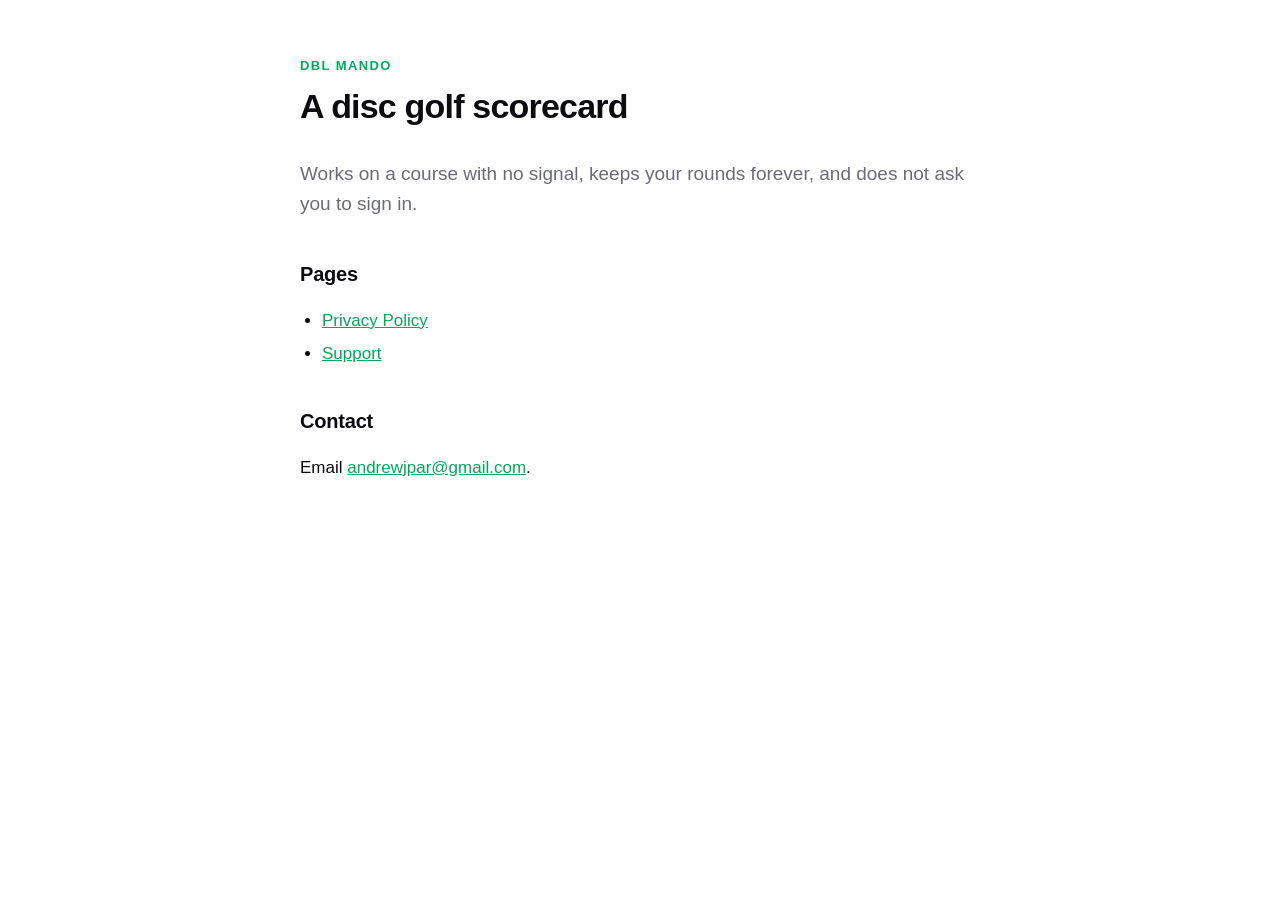
<file: index.html>
<!DOCTYPE html>
<html lang="en">
<head>
<meta charset="utf-8">
<meta name="viewport" content="width=device-width, initial-scale=1">
<title>DBL Mando</title>
<link rel="stylesheet" href="style.css">
</head>
<body>
<main>
<header>
  <p class="brand">DBL Mando</p>
  <h1>A disc golf scorecard</h1>
</header>

<p class="lede">Works on a course with no signal, keeps your rounds forever, and does not ask you to sign in.</p>

<h2>Pages</h2>
<ul>
  <li><a href="privacy.html">Privacy Policy</a></li>
  <li><a href="support.html">Support</a></li>
</ul>

<h2>Contact</h2>
<p>Email <a href="mailto:andrewjpar@gmail.com">andrewjpar@gmail.com</a>.</p>
</main>
</body>
</html>
</file>
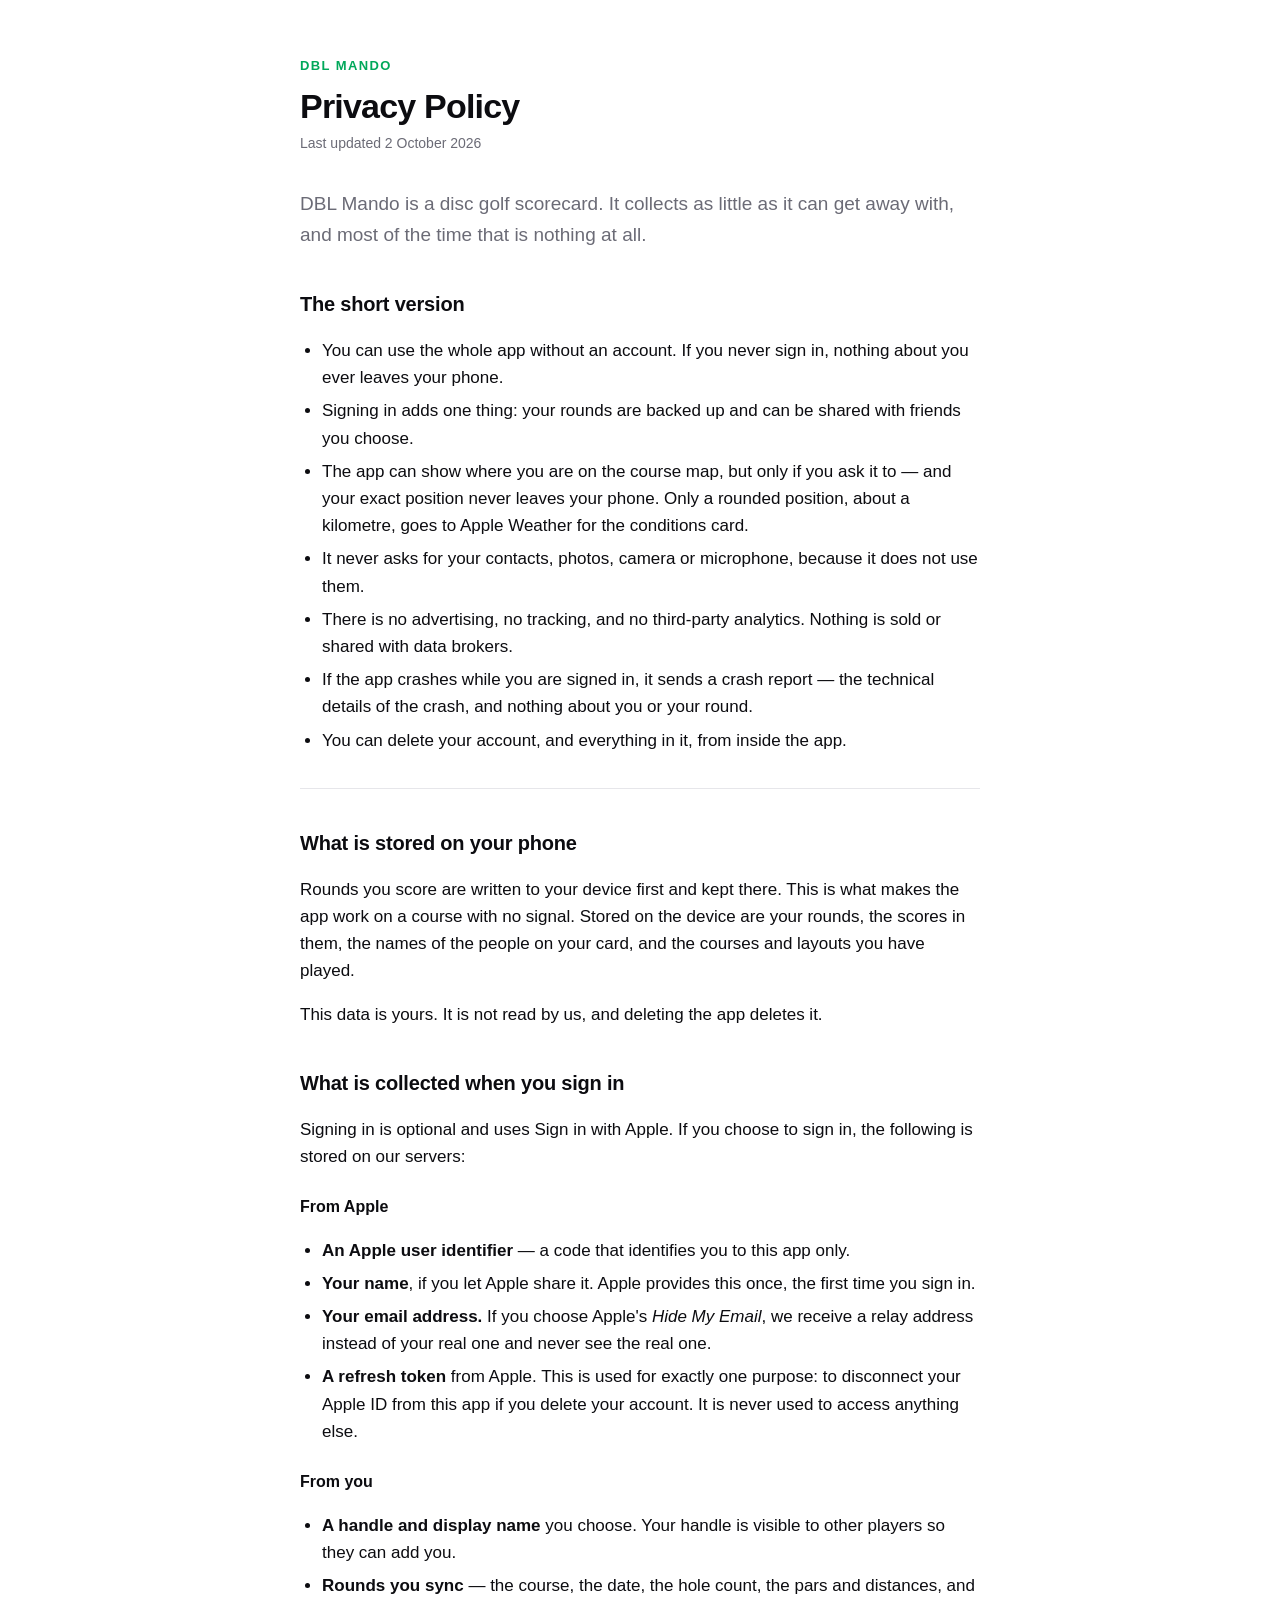
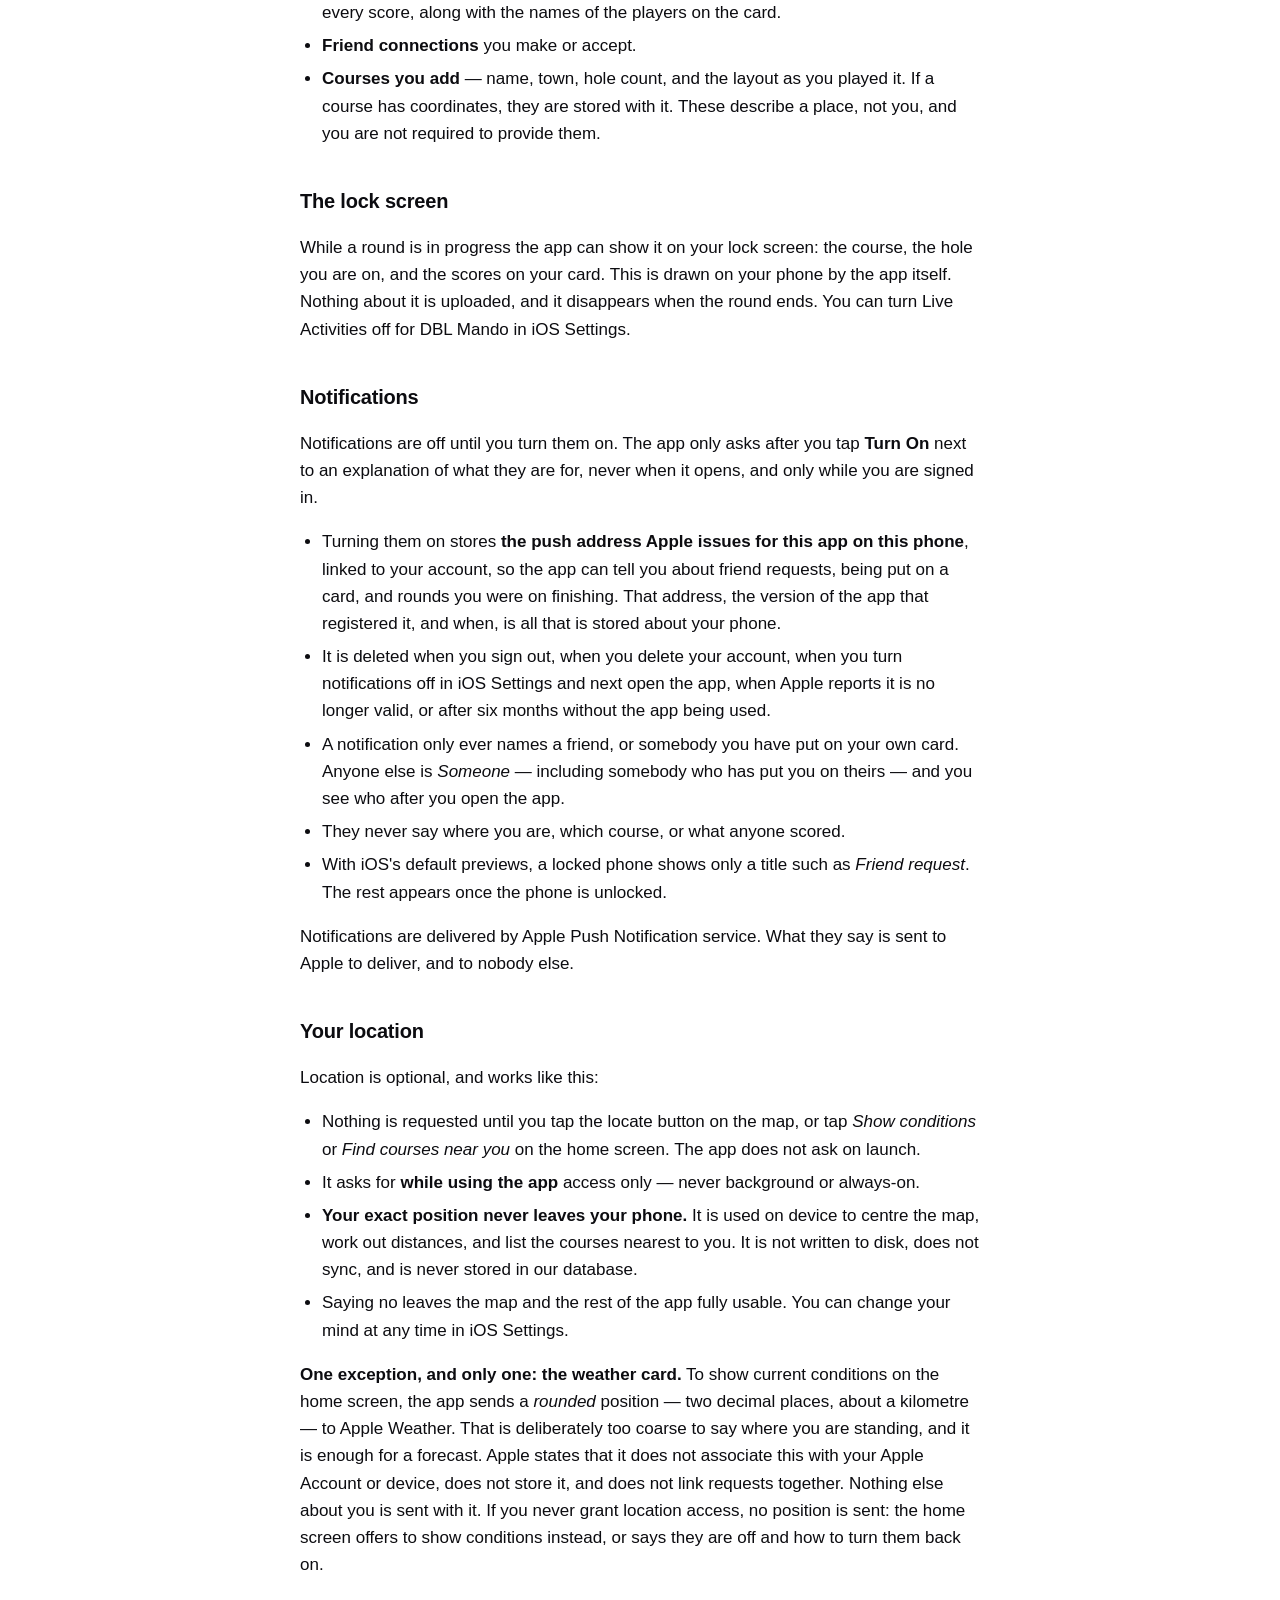
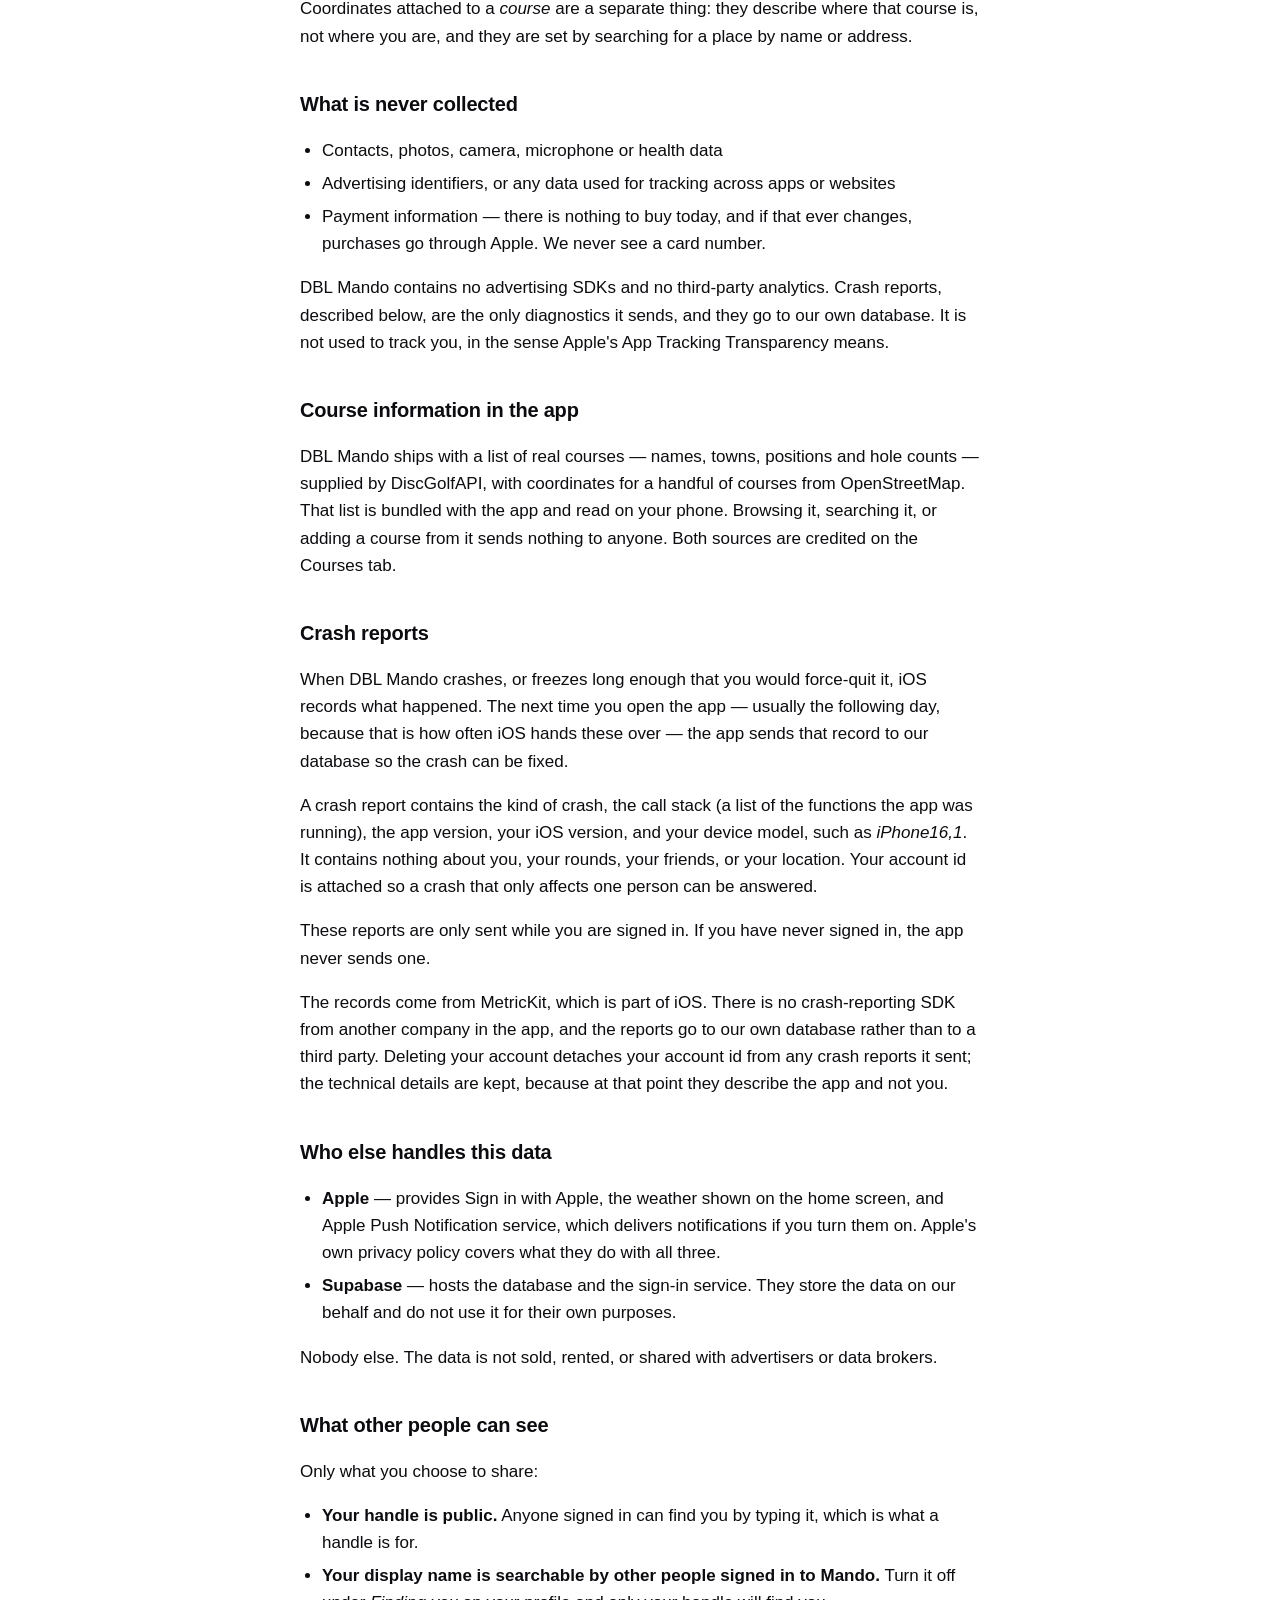
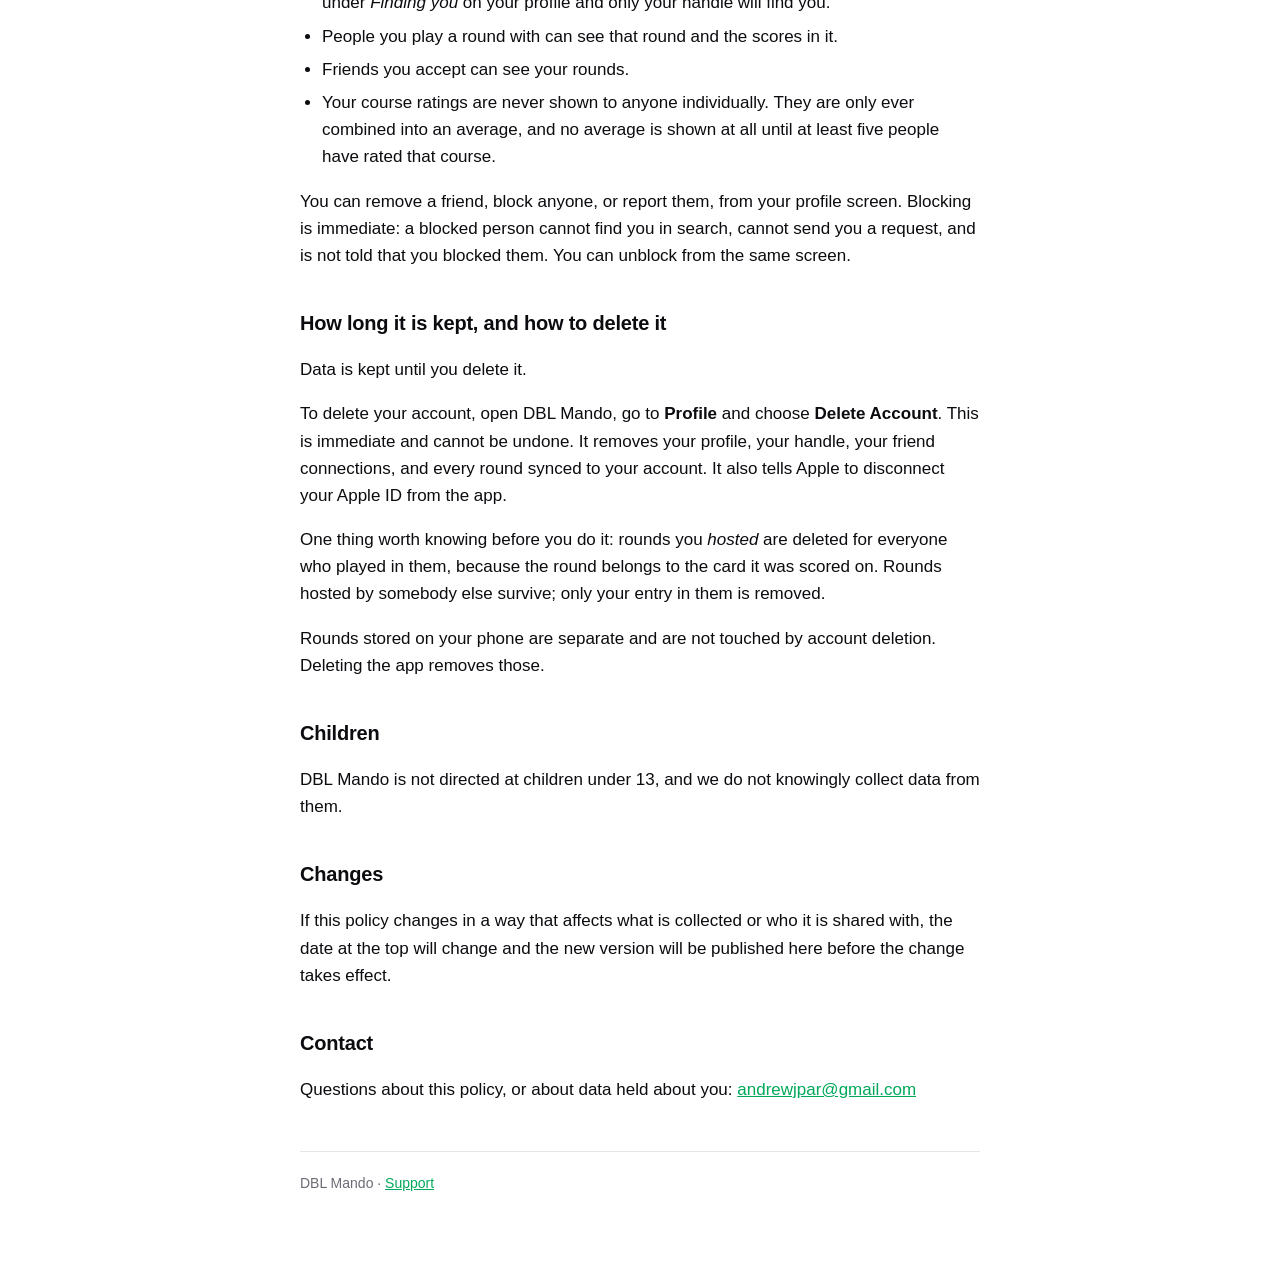
<file: privacy.html>
<!DOCTYPE html>
<html lang="en">
<head>
<meta charset="utf-8">
<meta name="viewport" content="width=device-width, initial-scale=1">
<title>Privacy Policy — DBL Mando</title>
<link rel="stylesheet" href="style.css">
</head>
<body>
<main>
<header>
  <p class="brand">DBL Mando</p>
  <h1>Privacy Policy</h1>
  <p class="updated">Last updated 2 October 2026</p>
</header>

<p class="lede">DBL Mando is a disc golf scorecard. It collects as little as it can get away with, and most of the time that is nothing at all.</p>

<h2>The short version</h2>
<ul>
  <li>You can use the whole app without an account. If you never sign in, nothing about you ever leaves your phone.</li>
  <li>Signing in adds one thing: your rounds are backed up and can be shared with friends you choose.</li>
  <li>The app can show where you are on the course map, but only if you ask it to — and your exact position never leaves your phone. Only a rounded position, about a kilometre, goes to Apple Weather for the conditions card.</li>
  <li>It never asks for your contacts, photos, camera or microphone, because it does not use them.</li>
  <li>There is no advertising, no tracking, and no third-party analytics. Nothing is sold or shared with data brokers.</li>
  <li>If the app crashes while you are signed in, it sends a crash report — the technical details of the crash, and nothing about you or your round.</li>
  <li>You can delete your account, and everything in it, from inside the app.</li>
</ul>

<hr>

<h2>What is stored on your phone</h2>
<p>Rounds you score are written to your device first and kept there. This is what makes the app work on a course with no signal. Stored on the device are your rounds, the scores in them, the names of the people on your card, and the courses and layouts you have played.</p>
<p>This data is yours. It is not read by us, and deleting the app deletes it.</p>

<h2>What is collected when you sign in</h2>
<p>Signing in is optional and uses Sign in with Apple. If you choose to sign in, the following is stored on our servers:</p>

<h3>From Apple</h3>
<ul>
  <li><strong>An Apple user identifier</strong> — a code that identifies you to this app only.</li>
  <li><strong>Your name</strong>, if you let Apple share it. Apple provides this once, the first time you sign in.</li>
  <li><strong>Your email address.</strong> If you choose Apple's <em>Hide My Email</em>, we receive a relay address instead of your real one and never see the real one.</li>
  <li><strong>A refresh token</strong> from Apple. This is used for exactly one purpose: to disconnect your Apple ID from this app if you delete your account. It is never used to access anything else.</li>
</ul>

<h3>From you</h3>
<ul>
  <li><strong>A handle and display name</strong> you choose. Your handle is visible to other players so they can add you.</li>
  <li><strong>Rounds you sync</strong> — the course, the date, the hole count, the pars and distances, and every score, along with the names of the players on the card.</li>
  <li><strong>Friend connections</strong> you make or accept.</li>
  <li><strong>Courses you add</strong> — name, town, hole count, and the layout as you played it. If a course has coordinates, they are stored with it. These describe a place, not you, and you are not required to provide them.</li>
</ul>

<h2>The lock screen</h2>
<p>While a round is in progress the app can show it on your lock screen: the course, the hole you are on, and the scores on your card. This is drawn on your phone by the app itself. Nothing about it is uploaded, and it disappears when the round ends. You can turn Live Activities off for DBL Mando in iOS Settings.</p>

<h2>Notifications</h2>
<p>Notifications are off until you turn them on. The app only asks after you tap <strong>Turn On</strong> next to an explanation of what they are for, never when it opens, and only while you are signed in.</p>
<ul>
  <li>Turning them on stores <strong>the push address Apple issues for this app on this phone</strong>, linked to your account, so the app can tell you about friend requests, being put on a card, and rounds you were on finishing. That address, the version of the app that registered it, and when, is all that is stored about your phone.</li>
  <li>It is deleted when you sign out, when you delete your account, when you turn notifications off in iOS Settings and next open the app, when Apple reports it is no longer valid, or after six months without the app being used.</li>
  <li>A notification only ever names a friend, or somebody you have put on your own card. Anyone else is <em>Someone</em> — including somebody who has put you on theirs — and you see who after you open the app.</li>
  <li>They never say where you are, which course, or what anyone scored.</li>
  <li>With iOS's default previews, a locked phone shows only a title such as <em>Friend request</em>. The rest appears once the phone is unlocked.</li>
</ul>
<p>Notifications are delivered by Apple Push Notification service. What they say is sent to Apple to deliver, and to nobody else.</p>

<h2>Your location</h2>
<p>Location is optional, and works like this:</p>
<ul>
  <li>Nothing is requested until you tap the locate button on the map, or tap <em>Show conditions</em> or <em>Find courses near you</em> on the home screen. The app does not ask on launch.</li>
  <li>It asks for <strong>while using the app</strong> access only — never background or always-on.</li>
  <li><strong>Your exact position never leaves your phone.</strong> It is used on device to centre the map, work out distances, and list the courses nearest to you. It is not written to disk, does not sync, and is never stored in our database.</li>
  <li>Saying no leaves the map and the rest of the app fully usable. You can change your mind at any time in iOS Settings.</li>
</ul>
<p><strong>One exception, and only one: the weather card.</strong> To show current conditions on the home screen, the app sends a <em>rounded</em> position — two decimal places, about a kilometre — to Apple Weather. That is deliberately too coarse to say where you are standing, and it is enough for a forecast. Apple states that it does not associate this with your Apple Account or device, does not store it, and does not link requests together. Nothing else about you is sent with it. If you never grant location access, no position is sent: the home screen offers to show conditions instead, or says they are off and how to turn them back on.</p>
<p>Coordinates attached to a <em>course</em> are a separate thing: they describe where that course is, not where you are, and they are set by searching for a place by name or address.</p>

<h2>What is never collected</h2>
<ul>
  <li>Contacts, photos, camera, microphone or health data</li>
  <li>Advertising identifiers, or any data used for tracking across apps or websites</li>
  <li>Payment information — there is nothing to buy today, and if that ever changes, purchases go through Apple. We never see a card number.</li>
</ul>
<p>DBL Mando contains no advertising SDKs and no third-party analytics. Crash reports, described below, are the only diagnostics it sends, and they go to our own database. It is not used to track you, in the sense Apple's App Tracking Transparency means.</p>

<h2>Course information in the app</h2>
<p>DBL Mando ships with a list of real courses — names, towns, positions and hole counts — supplied by DiscGolfAPI, with coordinates for a handful of courses from OpenStreetMap. That list is bundled with the app and read on your phone. Browsing it, searching it, or adding a course from it sends nothing to anyone. Both sources are credited on the Courses tab.</p>

<h2>Crash reports</h2>
<p>When DBL Mando crashes, or freezes long enough that you would force-quit it, iOS records what happened. The next time you open the app — usually the following day, because that is how often iOS hands these over — the app sends that record to our database so the crash can be fixed.</p>
<p>A crash report contains the kind of crash, the call stack (a list of the functions the app was running), the app version, your iOS version, and your device model, such as <em>iPhone16,1</em>. It contains nothing about you, your rounds, your friends, or your location. Your account id is attached so a crash that only affects one person can be answered.</p>
<p>These reports are only sent while you are signed in. If you have never signed in, the app never sends one.</p>
<p>The records come from MetricKit, which is part of iOS. There is no crash-reporting SDK from another company in the app, and the reports go to our own database rather than to a third party. Deleting your account detaches your account id from any crash reports it sent; the technical details are kept, because at that point they describe the app and not you.</p>

<h2>Who else handles this data</h2>
<ul>
  <li><strong>Apple</strong> — provides Sign in with Apple, the weather shown on the home screen, and Apple Push Notification service, which delivers notifications if you turn them on. Apple's own privacy policy covers what they do with all three.</li>
  <li><strong>Supabase</strong> — hosts the database and the sign-in service. They store the data on our behalf and do not use it for their own purposes.</li>
</ul>
<p>Nobody else. The data is not sold, rented, or shared with advertisers or data brokers.</p>

<h2>What other people can see</h2>
<p>Only what you choose to share:</p>
<ul>
  <li><strong>Your handle is public.</strong> Anyone signed in can find you by typing it, which is what a handle is for.</li>
  <li><strong>Your display name is searchable by other people signed in to Mando.</strong> Turn it off under <em>Finding you</em> on your profile and only your handle will find you.</li>
  <li>People you play a round with can see that round and the scores in it.</li>
  <li>Friends you accept can see your rounds.</li>
  <li>Your course ratings are never shown to anyone individually. They are only ever combined into an average, and no average is shown at all until at least five people have rated that course.</li>
</ul>
<p>You can remove a friend, block anyone, or report them, from your profile screen. Blocking is immediate: a blocked person cannot find you in search, cannot send you a request, and is not told that you blocked them. You can unblock from the same screen.</p>

<h2>How long it is kept, and how to delete it</h2>
<p>Data is kept until you delete it.</p>
<p>To delete your account, open DBL Mando, go to <strong>Profile</strong> and choose <strong>Delete Account</strong>. This is immediate and cannot be undone. It removes your profile, your handle, your friend connections, and every round synced to your account. It also tells Apple to disconnect your Apple ID from the app.</p>
<p>One thing worth knowing before you do it: rounds you <em>hosted</em> are deleted for everyone who played in them, because the round belongs to the card it was scored on. Rounds hosted by somebody else survive; only your entry in them is removed.</p>
<p>Rounds stored on your phone are separate and are not touched by account deletion. Deleting the app removes those.</p>

<h2>Children</h2>
<p>DBL Mando is not directed at children under 13, and we do not knowingly collect data from them.</p>

<h2>Changes</h2>
<p>If this policy changes in a way that affects what is collected or who it is shared with, the date at the top will change and the new version will be published here before the change takes effect.</p>

<h2>Contact</h2>
<p>Questions about this policy, or about data held about you: <a href="mailto:andrewjpar@gmail.com">andrewjpar@gmail.com</a></p>

<footer>
  DBL Mando · <a href="support.html">Support</a>
</footer>
</main>
</body>
</html>
</file>
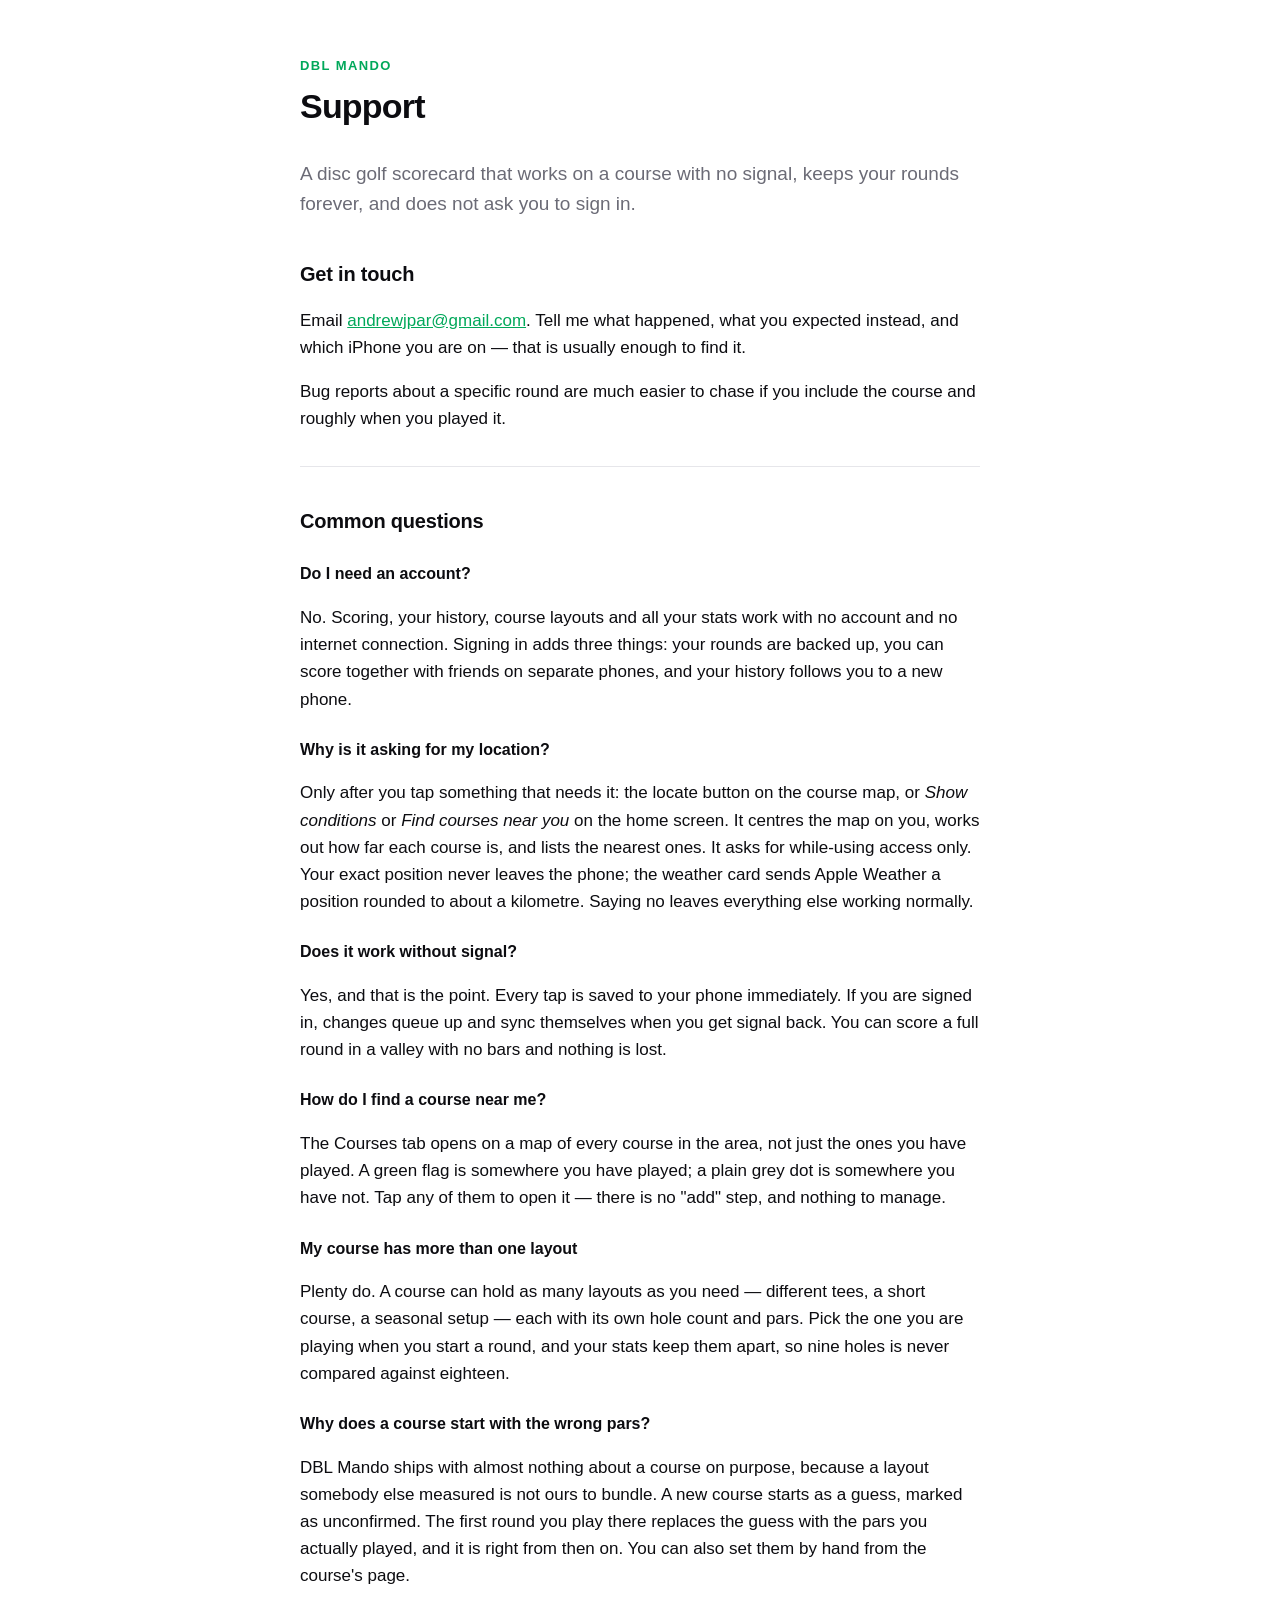
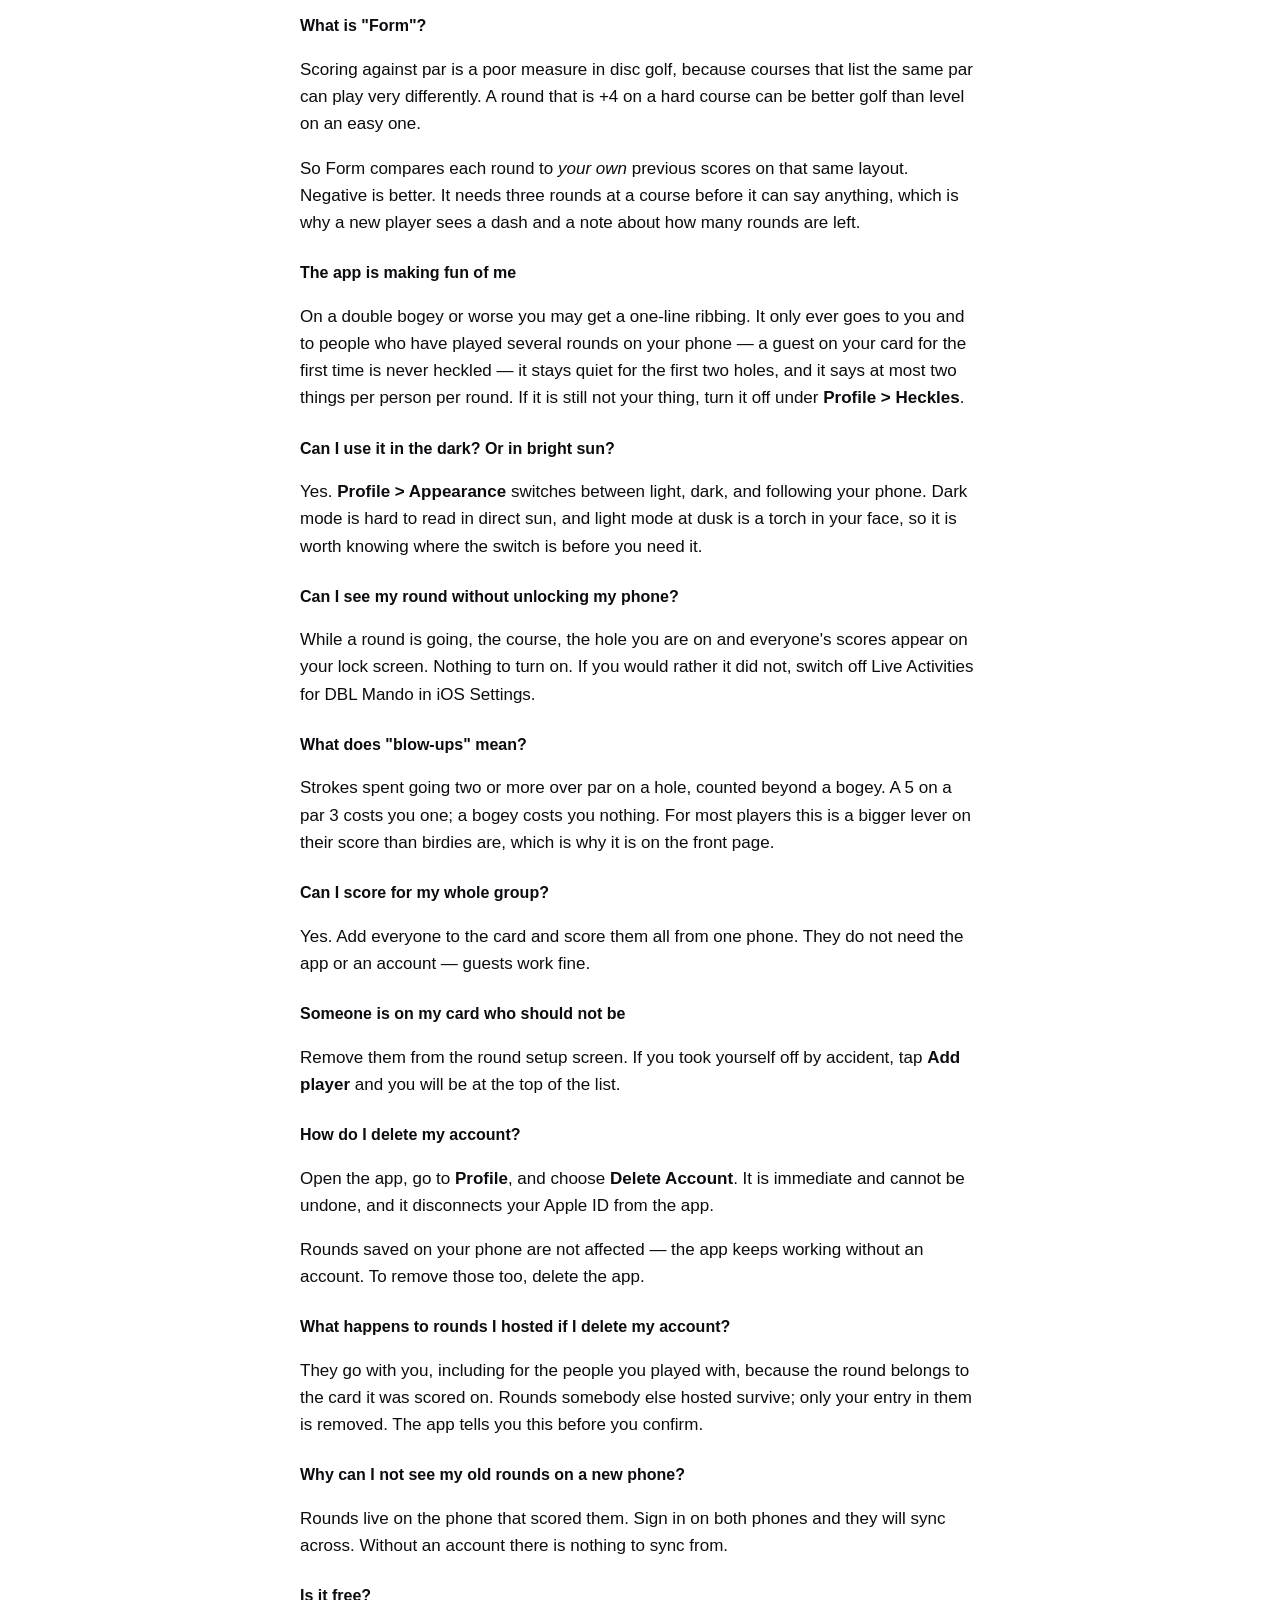
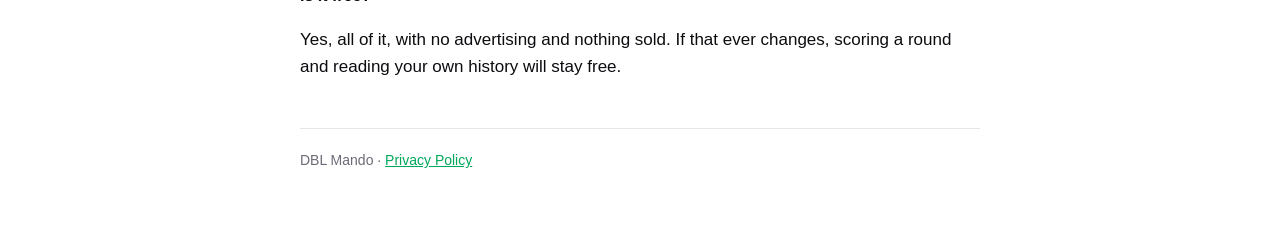
<file: support.html>
<!DOCTYPE html>
<html lang="en">
<head>
<meta charset="utf-8">
<meta name="viewport" content="width=device-width, initial-scale=1">
<title>Support — DBL Mando</title>
<link rel="stylesheet" href="style.css">
</head>
<body>
<main>
<header>
  <p class="brand">DBL Mando</p>
  <h1>Support</h1>
</header>

<p class="lede">A disc golf scorecard that works on a course with no signal, keeps your rounds forever, and does not ask you to sign in.</p>

<h2>Get in touch</h2>
<p>Email <a href="mailto:andrewjpar@gmail.com">andrewjpar@gmail.com</a>. Tell me what happened, what you expected instead, and which iPhone you are on — that is usually enough to find it.</p>
<p>Bug reports about a specific round are much easier to chase if you include the course and roughly when you played it.</p>

<hr>

<h2>Common questions</h2>

<h3>Do I need an account?</h3>
<p>No. Scoring, your history, course layouts and all your stats work with no account and no internet connection. Signing in adds three things: your rounds are backed up, you can score together with friends on separate phones, and your history follows you to a new phone.</p>

<h3>Why is it asking for my location?</h3>
<p>Only after you tap something that needs it: the locate button on the course map, or <em>Show conditions</em> or <em>Find courses near you</em> on the home screen. It centres the map on you, works out how far each course is, and lists the nearest ones. It asks for while-using access only. Your exact position never leaves the phone; the weather card sends Apple Weather a position rounded to about a kilometre. Saying no leaves everything else working normally.</p>

<h3>Does it work without signal?</h3>
<p>Yes, and that is the point. Every tap is saved to your phone immediately. If you are signed in, changes queue up and sync themselves when you get signal back. You can score a full round in a valley with no bars and nothing is lost.</p>

<h3>How do I find a course near me?</h3>
<p>The Courses tab opens on a map of every course in the area, not just the ones you have played. A green flag is somewhere you have played; a plain grey dot is somewhere you have not. Tap any of them to open it — there is no "add" step, and nothing to manage.</p>

<h3>My course has more than one layout</h3>
<p>Plenty do. A course can hold as many layouts as you need — different tees, a short course, a seasonal setup — each with its own hole count and pars. Pick the one you are playing when you start a round, and your stats keep them apart, so nine holes is never compared against eighteen.</p>

<h3>Why does a course start with the wrong pars?</h3>
<p>DBL Mando ships with almost nothing about a course on purpose, because a layout somebody else measured is not ours to bundle. A new course starts as a guess, marked as unconfirmed. The first round you play there replaces the guess with the pars you actually played, and it is right from then on. You can also set them by hand from the course's page.</p>

<h3>What is "Form"?</h3>
<p>Scoring against par is a poor measure in disc golf, because courses that list the same par can play very differently. A round that is +4 on a hard course can be better golf than level on an easy one.</p>
<p>So Form compares each round to <em>your own</em> previous scores on that same layout. Negative is better. It needs three rounds at a course before it can say anything, which is why a new player sees a dash and a note about how many rounds are left.</p>

<h3>The app is making fun of me</h3>
<p>On a double bogey or worse you may get a one-line ribbing. It only ever goes to you and to people who have played several rounds on your phone — a guest on your card for the first time is never heckled — it stays quiet for the first two holes, and it says at most two things per person per round. If it is still not your thing, turn it off under <strong>Profile &gt; Heckles</strong>.</p>

<h3>Can I use it in the dark? Or in bright sun?</h3>
<p>Yes. <strong>Profile &gt; Appearance</strong> switches between light, dark, and following your phone. Dark mode is hard to read in direct sun, and light mode at dusk is a torch in your face, so it is worth knowing where the switch is before you need it.</p>

<h3>Can I see my round without unlocking my phone?</h3>
<p>While a round is going, the course, the hole you are on and everyone's scores appear on your lock screen. Nothing to turn on. If you would rather it did not, switch off Live Activities for DBL Mando in iOS Settings.</p>

<h3>What does "blow-ups" mean?</h3>
<p>Strokes spent going two or more over par on a hole, counted beyond a bogey. A 5 on a par 3 costs you one; a bogey costs you nothing. For most players this is a bigger lever on their score than birdies are, which is why it is on the front page.</p>

<h3>Can I score for my whole group?</h3>
<p>Yes. Add everyone to the card and score them all from one phone. They do not need the app or an account — guests work fine.</p>

<h3>Someone is on my card who should not be</h3>
<p>Remove them from the round setup screen. If you took yourself off by accident, tap <strong>Add player</strong> and you will be at the top of the list.</p>

<h3>How do I delete my account?</h3>
<p>Open the app, go to <strong>Profile</strong>, and choose <strong>Delete Account</strong>. It is immediate and cannot be undone, and it disconnects your Apple ID from the app.</p>
<p>Rounds saved on your phone are not affected — the app keeps working without an account. To remove those too, delete the app.</p>

<h3>What happens to rounds I hosted if I delete my account?</h3>
<p>They go with you, including for the people you played with, because the round belongs to the card it was scored on. Rounds somebody else hosted survive; only your entry in them is removed. The app tells you this before you confirm.</p>

<h3>Why can I not see my old rounds on a new phone?</h3>
<p>Rounds live on the phone that scored them. Sign in on both phones and they will sync across. Without an account there is nothing to sync from.</p>

<h3>Is it free?</h3>
<p>Yes, all of it, with no advertising and nothing sold. If that ever changes, scoring a round and reading your own history will stay free.</p>

<footer>
  DBL Mando · <a href="privacy.html">Privacy Policy</a>
</footer>
</main>
</body>
</html>
</file>
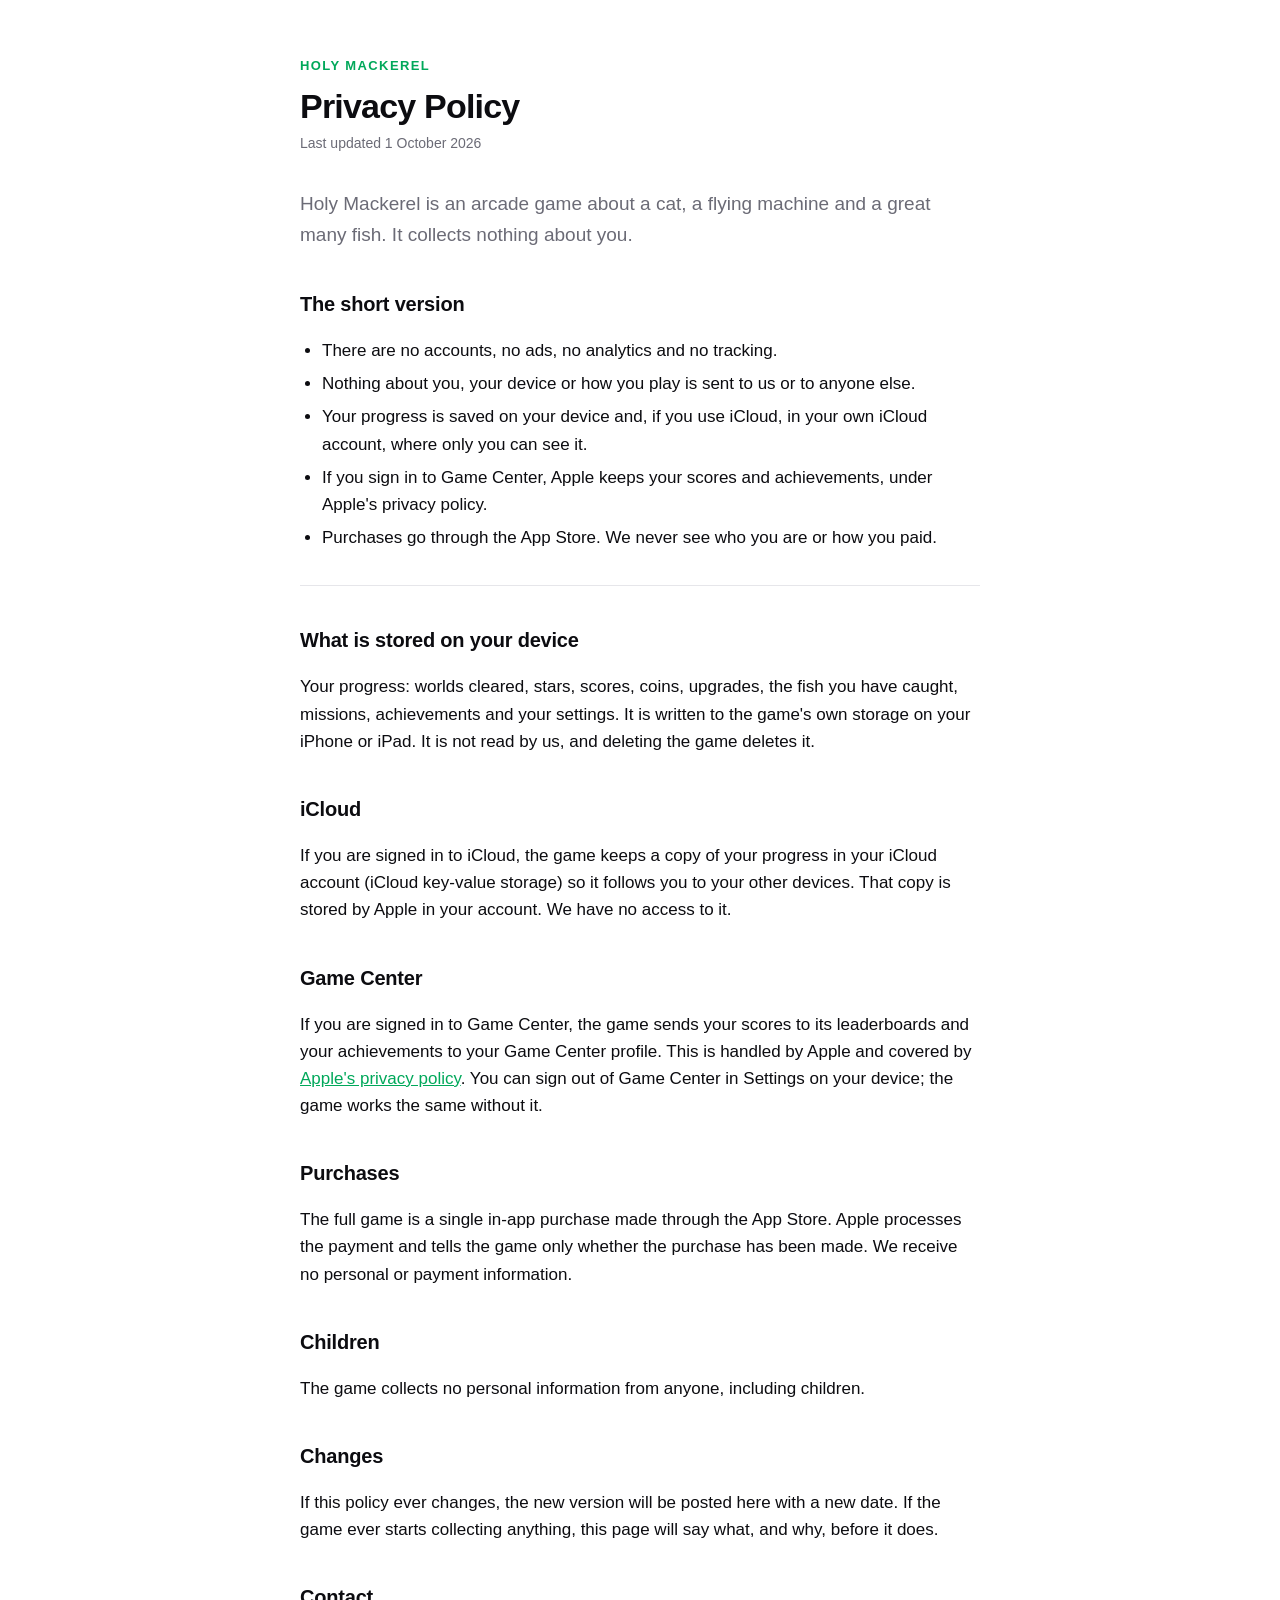
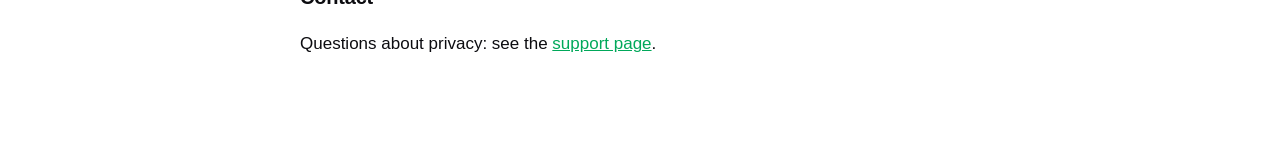
<file: holy-mackerel/privacy.html>
<!DOCTYPE html>
<html lang="en">
<head>
<meta charset="utf-8">
<meta name="viewport" content="width=device-width, initial-scale=1">
<title>Privacy Policy — Holy Mackerel</title>
<link rel="stylesheet" href="../style.css">
</head>
<body>
<main>
<header>
  <p class="brand">Holy Mackerel</p>
  <h1>Privacy Policy</h1>
  <p class="updated">Last updated 1 October 2026</p>
</header>

<p class="lede">Holy Mackerel is an arcade game about a cat, a flying machine and a great many fish. It collects nothing about you.</p>

<h2>The short version</h2>
<ul>
  <li>There are no accounts, no ads, no analytics and no tracking.</li>
  <li>Nothing about you, your device or how you play is sent to us or to anyone else.</li>
  <li>Your progress is saved on your device and, if you use iCloud, in your own iCloud account, where only you can see it.</li>
  <li>If you sign in to Game Center, Apple keeps your scores and achievements, under Apple's privacy policy.</li>
  <li>Purchases go through the App Store. We never see who you are or how you paid.</li>
</ul>

<hr>

<h2>What is stored on your device</h2>
<p>Your progress: worlds cleared, stars, scores, coins, upgrades, the fish you have caught, missions, achievements and your settings. It is written to the game's own storage on your iPhone or iPad. It is not read by us, and deleting the game deletes it.</p>

<h2>iCloud</h2>
<p>If you are signed in to iCloud, the game keeps a copy of your progress in your iCloud account (iCloud key-value storage) so it follows you to your other devices. That copy is stored by Apple in your account. We have no access to it.</p>

<h2>Game Center</h2>
<p>If you are signed in to Game Center, the game sends your scores to its leaderboards and your achievements to your Game Center profile. This is handled by Apple and covered by <a href="https://www.apple.com/legal/privacy/">Apple's privacy policy</a>. You can sign out of Game Center in Settings on your device; the game works the same without it.</p>

<h2>Purchases</h2>
<p>The full game is a single in-app purchase made through the App Store. Apple processes the payment and tells the game only whether the purchase has been made. We receive no personal or payment information.</p>

<h2>Children</h2>
<p>The game collects no personal information from anyone, including children.</p>

<h2>Changes</h2>
<p>If this policy ever changes, the new version will be posted here with a new date. If the game ever starts collecting anything, this page will say what, and why, before it does.</p>

<h2>Contact</h2>
<p>Questions about privacy: see the <a href="support.html">support page</a>.</p>
</main>
</body>
</html>
</file>
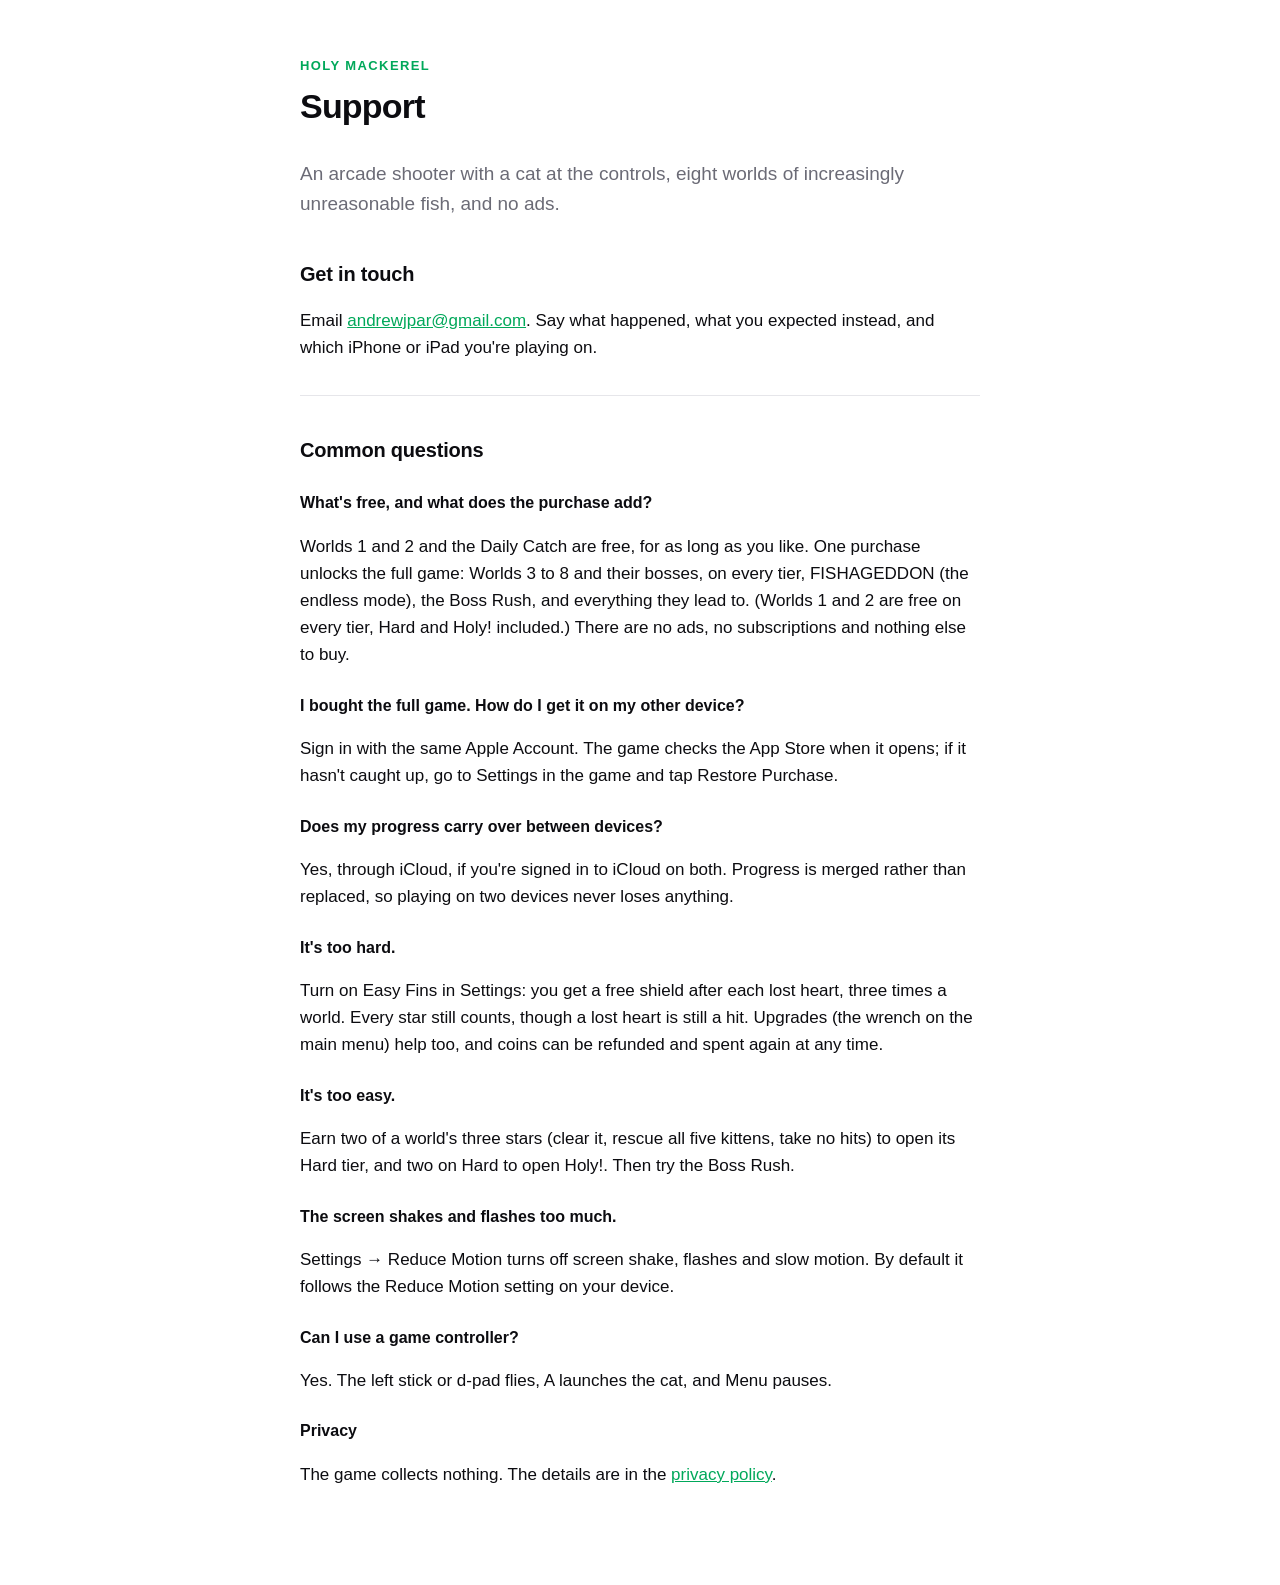
<file: holy-mackerel/support.html>
<!DOCTYPE html>
<html lang="en">
<head>
<meta charset="utf-8">
<meta name="viewport" content="width=device-width, initial-scale=1">
<title>Support — Holy Mackerel</title>
<link rel="stylesheet" href="../style.css">
</head>
<body>
<main>
<header>
  <p class="brand">Holy Mackerel</p>
  <h1>Support</h1>
</header>
<p class="lede">An arcade shooter with a cat at the controls, eight worlds of increasingly unreasonable fish, and no ads.</p>

<h2>Get in touch</h2>
<p>Email <a href="mailto:andrewjpar@gmail.com">andrewjpar@gmail.com</a>. Say what happened, what you expected instead, and which iPhone or iPad you're playing on.</p>

<hr>

<h2>Common questions</h2>

<h3>What's free, and what does the purchase add?</h3>
<p>Worlds 1 and 2 and the Daily Catch are free, for as long as you like. One purchase unlocks the full game: Worlds 3 to 8 and their bosses, on every tier, FISHAGEDDON (the endless mode), the Boss Rush, and everything they lead to. (Worlds 1 and 2 are free on every tier, Hard and Holy! included.) There are no ads, no subscriptions and nothing else to buy.</p>

<h3>I bought the full game. How do I get it on my other device?</h3>
<p>Sign in with the same Apple Account. The game checks the App Store when it opens; if it hasn't caught up, go to Settings in the game and tap Restore Purchase.</p>

<h3>Does my progress carry over between devices?</h3>
<p>Yes, through iCloud, if you're signed in to iCloud on both. Progress is merged rather than replaced, so playing on two devices never loses anything.</p>

<h3>It's too hard.</h3>
<p>Turn on Easy Fins in Settings: you get a free shield after each lost heart, three times a world. Every star still counts, though a lost heart is still a hit. Upgrades (the wrench on the main menu) help too, and coins can be refunded and spent again at any time.</p>

<h3>It's too easy.</h3>
<p>Earn two of a world's three stars (clear it, rescue all five kittens, take no hits) to open its Hard tier, and two on Hard to open Holy!. Then try the Boss Rush.</p>

<h3>The screen shakes and flashes too much.</h3>
<p>Settings → Reduce Motion turns off screen shake, flashes and slow motion. By default it follows the Reduce Motion setting on your device.</p>

<h3>Can I use a game controller?</h3>
<p>Yes. The left stick or d-pad flies, A launches the cat, and Menu pauses.</p>

<h3>Privacy</h3>
<p>The game collects nothing. The details are in the <a href="privacy.html">privacy policy</a>.</p>
</main>
</body>
</html>
</file>
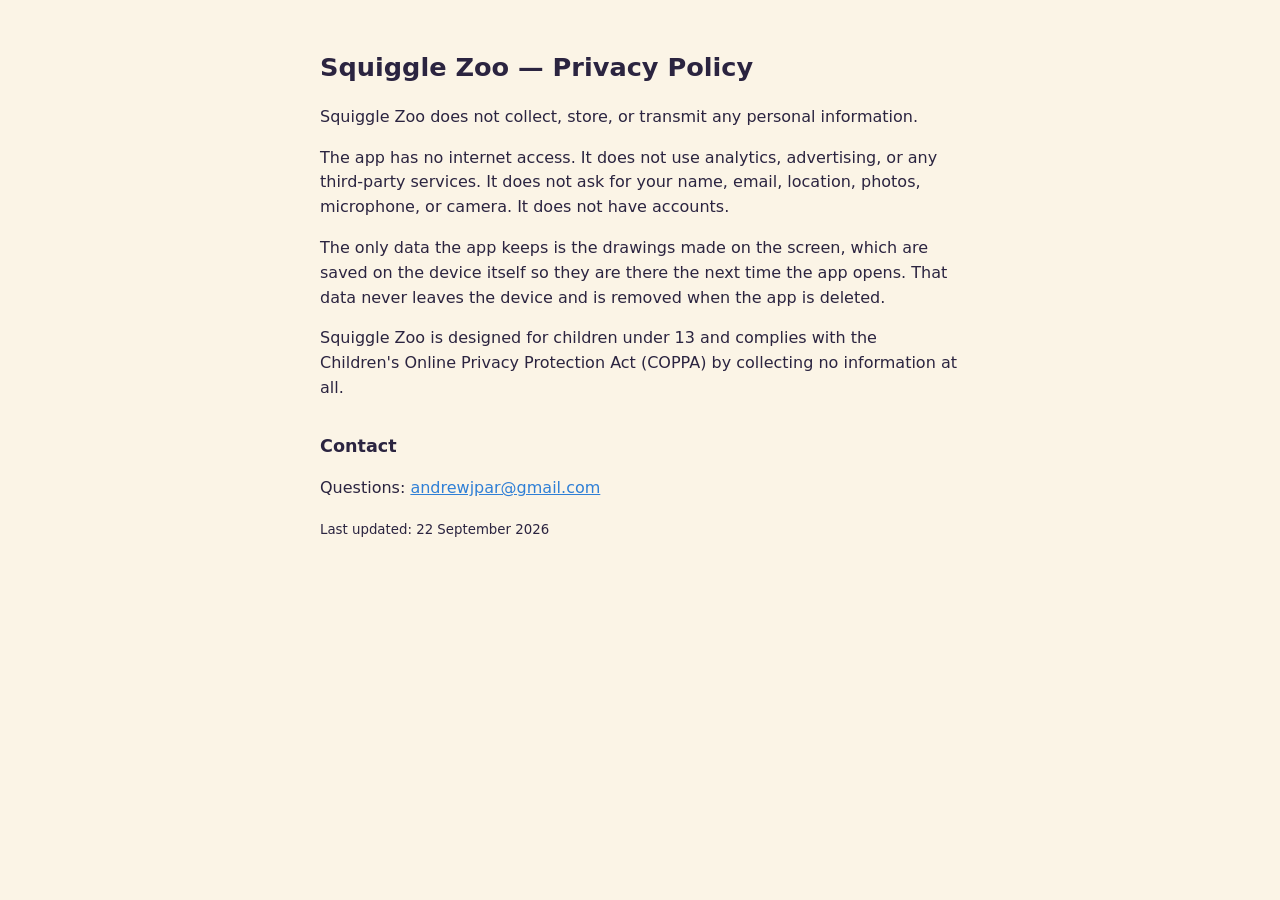
<file: squigglezoo/privacy.html>
<!doctype html>
<html lang="en"><head><meta charset="utf-8"><meta name="viewport" content="width=device-width,initial-scale=1">
<title>Squiggle Zoo — Privacy Policy</title>
<style>body{font-family:-apple-system,system-ui,sans-serif;max-width:640px;margin:48px auto;padding:0 20px;color:#2B2440;background:#FBF4E6;line-height:1.55}h1{font-size:1.6rem}h2{font-size:1.1rem;margin-top:2rem}a{color:#2F7FD6}</style></head>
<body>
<h1>Squiggle Zoo — Privacy Policy</h1>
<p>Squiggle Zoo does not collect, store, or transmit any personal information.</p>
<p>The app has no internet access. It does not use analytics, advertising, or any third-party services. It does not ask for your name, email, location, photos, microphone, or camera. It does not have accounts.</p>
<p>The only data the app keeps is the drawings made on the screen, which are saved on the device itself so they are there the next time the app opens. That data never leaves the device and is removed when the app is deleted.</p>
<p>Squiggle Zoo is designed for children under 13 and complies with the Children's Online Privacy Protection Act (COPPA) by collecting no information at all.</p>
<h2>Contact</h2>
<p>Questions: <a href="mailto:andrewjpar@gmail.com">andrewjpar@gmail.com</a></p>
<p><small>Last updated: 22 September 2026</small></p>
</body></html>
</file>
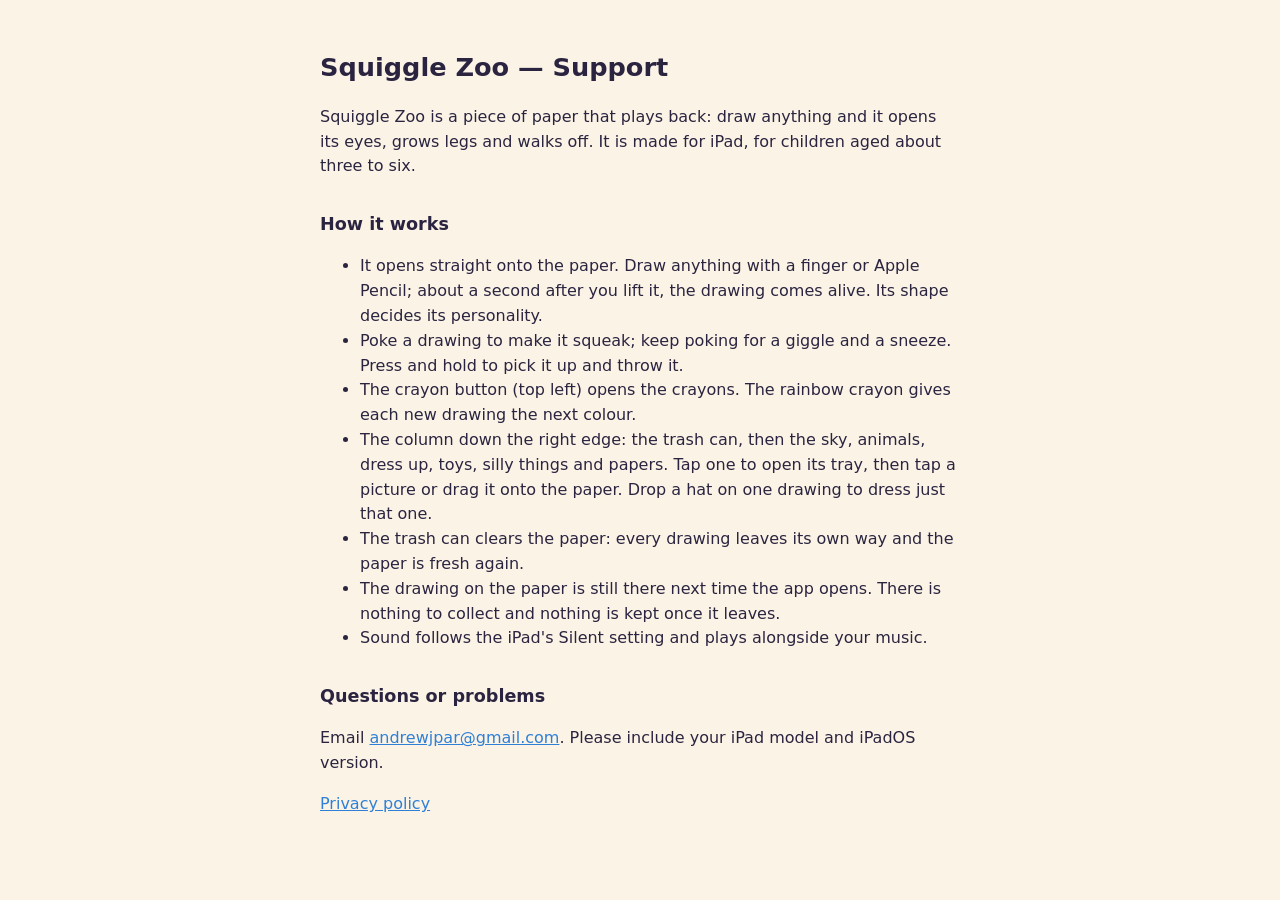
<file: squigglezoo/support.html>
<!doctype html>
<html lang="en"><head><meta charset="utf-8"><meta name="viewport" content="width=device-width,initial-scale=1">
<title>Squiggle Zoo — Support</title>
<style>body{font-family:-apple-system,system-ui,sans-serif;max-width:640px;margin:48px auto;padding:0 20px;color:#2B2440;background:#FBF4E6;line-height:1.55}h1{font-size:1.6rem}h2{font-size:1.1rem;margin-top:2rem}a{color:#2F7FD6}</style></head>
<body>
<h1>Squiggle Zoo — Support</h1>
<p>Squiggle Zoo is a piece of paper that plays back: draw anything and it opens its eyes, grows legs and walks off. It is made for iPad, for children aged about three to six.</p>
<h2>How it works</h2>
<ul>
<li>It opens straight onto the paper. Draw anything with a finger or Apple Pencil; about a second after you lift it, the drawing comes alive. Its shape decides its personality.</li>
<li>Poke a drawing to make it squeak; keep poking for a giggle and a sneeze. Press and hold to pick it up and throw it.</li>
<li>The crayon button (top left) opens the crayons. The rainbow crayon gives each new drawing the next colour.</li>
<li>The column down the right edge: the trash can, then the sky, animals, dress up, toys, silly things and papers. Tap one to open its tray, then tap a picture or drag it onto the paper. Drop a hat on one drawing to dress just that one.</li>
<li>The trash can clears the paper: every drawing leaves its own way and the paper is fresh again.</li>
<li>The drawing on the paper is still there next time the app opens. There is nothing to collect and nothing is kept once it leaves.</li>
<li>Sound follows the iPad's Silent setting and plays alongside your music.</li>
</ul>
<h2>Questions or problems</h2>
<p>Email <a href="mailto:andrewjpar@gmail.com">andrewjpar@gmail.com</a>. Please include your iPad model and iPadOS version.</p>
<p><a href="privacy.html">Privacy policy</a></p>
</body></html>
</file>
<file: style.css>
:root {
  --bg: #ffffff;
  --text: #0c0c10;
  --muted: #6b6b76;
  --line: #e6e6ea;
  --brand: #00a85a;
}
@media (prefers-color-scheme: dark) {
  :root {
    --bg: #08080a;
    --text: #f4f4f6;
    --muted: #9a9aa4;
    --line: #26262c;
    --brand: #3add86;
  }
}
* { box-sizing: border-box; }
body {
  margin: 0;
  padding: 0 16px 80px;
  background: var(--bg);
  color: var(--text);
  font: 17px/1.6 -apple-system, BlinkMacSystemFont, "Segoe UI", Roboto, Helvetica, Arial, sans-serif;
  -webkit-text-size-adjust: 100%;
}
main { max-width: 680px; margin: 0 auto; }
header { padding: 56px 0 8px; }
.brand {
  font-size: 13px;
  font-weight: 700;
  letter-spacing: 1.4px;
  text-transform: uppercase;
  color: var(--brand);
  margin: 0 0 10px;
}
h1 { font-size: 34px; line-height: 1.15; letter-spacing: -0.8px; margin: 0 0 6px; }
h2 { font-size: 20px; margin: 38px 0 10px; letter-spacing: -0.2px; }
h3 { font-size: 16px; margin: 24px 0 6px; }
.updated { color: var(--muted); font-size: 14px; margin: 0 0 8px; }
p, li { color: var(--text); }
ul { padding-left: 22px; }
li { margin: 6px 0; }
hr { border: 0; border-top: 1px solid var(--line); margin: 34px 0; }
a { color: var(--brand); }
.lede { font-size: 19px; color: var(--muted); }
.note {
  border-left: 3px solid var(--brand);
  padding: 2px 0 2px 14px;
  margin: 18px 0;
  color: var(--muted);
}
footer { margin-top: 48px; padding-top: 20px; border-top: 1px solid var(--line); color: var(--muted); font-size: 14px; }
code { font-size: 15px; background: rgba(128,128,140,0.14); padding: 1px 5px; border-radius: 4px; }
</file>
